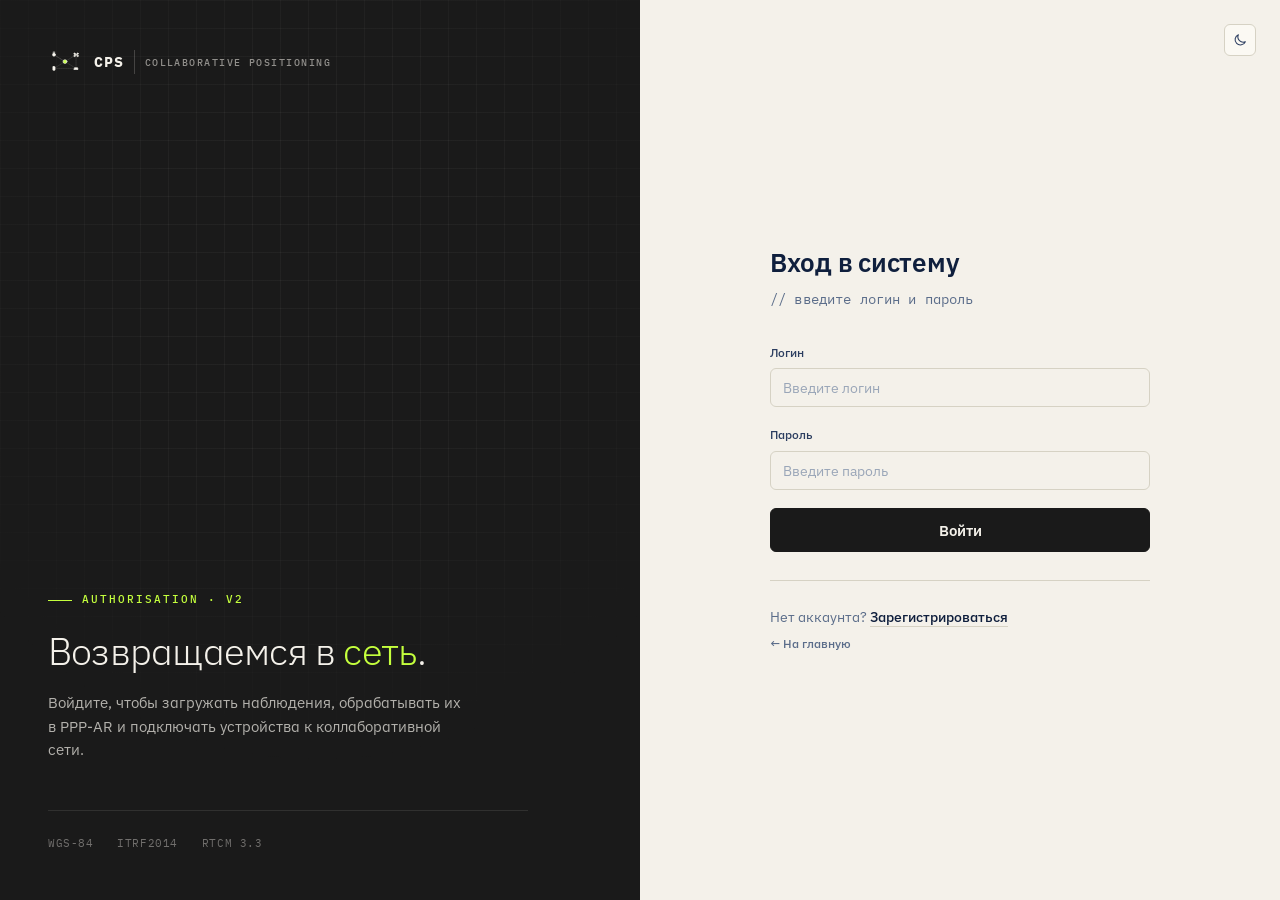
<file: static/login.html>
<!DOCTYPE html>
<html lang="ru">
<head>
<meta charset="UTF-8">
<meta name="viewport" content="width=device-width,initial-scale=1.0">
<title>Вход — CPS</title>
<link rel="icon" type="image/svg+xml" href="/assets/favicon.svg">
<link rel="stylesheet" href="css/theme.css">
<style>
body {
    display:flex; align-items:stretch; min-height:100vh;
    background:var(--paper);
}
.auth-shell {
    display:grid; grid-template-columns:1fr 1fr; min-height:100vh; width:100%;
}
/* Left: brand panel */
.auth-brand {
    background:var(--graphite); color:var(--paper);
    padding:48px; display:flex; flex-direction:column;
    position:relative; overflow:hidden;
}
.auth-brand::before {
    content:''; position:absolute; inset:0; pointer-events:none;
    background-image:
      linear-gradient(to right,  rgba(244,241,234,.045) 1px, transparent 1px),
      linear-gradient(to bottom, rgba(244,241,234,.045) 1px, transparent 1px);
    background-size: 28px 28px;
    mask-image: radial-gradient(ellipse 90% 70% at 50% 30%, #000 30%, transparent 80%);
}
.auth-brand-logo {
    display:flex; align-items:center; gap:12px; color:var(--paper);
    font-family:var(--font-mono); font-weight:600; letter-spacing:0.04em;
    border:none;
}
.auth-brand-logo .logo-mark { color:var(--paper); }
.auth-brand-logo .logo-mark .signal-dot { fill:var(--signal); }
.auth-brand-logo .lock-cps { color:var(--paper); border-color:rgba(244,241,234,0.2); }
.auth-brand-logo .tag { color:rgba(244,241,234,0.55); }

.auth-brand-body {
    margin-top:auto; padding-top:64px; max-width:480px; position:relative;
}
.auth-brand-eyebrow {
    font-family:var(--font-mono); font-size:0.7rem; font-weight:500;
    text-transform:uppercase; letter-spacing:0.18em;
    color:var(--signal); margin-bottom:20px;
    display:flex; align-items:center; gap:10px;
}
.auth-brand-eyebrow::before {
    content:''; width:24px; height:1px; background:var(--signal);
}
.auth-brand h1 {
    color:var(--paper); font-size:2.4rem; font-weight:300;
    letter-spacing:-0.02em; line-height:1.15; margin-bottom:18px;
}
.auth-brand h1 em {
    font-style:normal; color:var(--signal);
}
.auth-brand p {
    color:rgba(244,241,234,0.7); font-size:0.95rem;
    line-height:1.55; max-width:420px;
}
.auth-brand-footer {
    margin-top:48px; padding-top:24px;
    border-top:1px solid rgba(244,241,234,0.1);
    font-family:var(--font-mono); font-size:0.7rem;
    color:rgba(244,241,234,0.4);
    letter-spacing:0.05em; text-transform:uppercase;
    display:flex; gap:24px; flex-wrap:wrap;
}

/* Right: form panel */
.auth-form-side {
    padding:48px; display:flex; align-items:center; justify-content:center;
    background:var(--paper); position:relative;
}
.auth-form-side > .auth-theme-row {
    position:absolute; top:24px; right:24px;
}
.auth-card {
    width:100%; max-width:380px;
}
.auth-card h2 {
    font-size:1.6rem; font-weight:600; margin-bottom:6px; letter-spacing:-0.01em;
}
.auth-card .subtitle {
    font-size:0.88rem; color:var(--ink-3); margin-bottom:32px;
    font-family:var(--font-mono); letter-spacing:0.01em;
}
.auth-footer {
    text-align:left; margin-top:28px; padding-top:24px;
    border-top:1px solid var(--paper-edge); font-size:0.85rem; color:var(--ink-3);
    line-height:1.9;
}
.auth-footer a { color:var(--ink); font-weight:500; border-bottom:1px solid var(--paper-edge); }
.auth-footer a:hover { border-bottom-color:var(--graphite); }
.error-message, .success-message {
    padding:11px 14px; border-radius:var(--r-sm); margin-bottom:18px;
    font-size:0.83rem; display:none; font-weight:500;
    font-family:var(--font-mono); letter-spacing:0.01em;
    border:1px solid transparent;
}
.error-message   { background:var(--err-bg); color:var(--err); border-color:var(--err); }
.success-message { background:var(--ok-bg);  color:var(--ok);  border-color:var(--ok); }

@media(max-width:860px){
    .auth-shell { grid-template-columns:1fr; }
    .auth-brand { padding:32px 24px; min-height:240px; }
    .auth-brand h1 { font-size:1.6rem; }
    .auth-form-side { padding:32px 24px; }
}
</style>
</head>
<body>
<div class="auth-shell">
    <aside class="auth-brand">
        <a class="auth-brand-logo logo" href="/">
            <div class="logo-icon"></div>
            <div class="logo-text"></div>
        </a>
        <div class="auth-brand-body">
            <div class="auth-brand-eyebrow">Authorisation · v2</div>
            <h1>Возвращаемся в <em>сеть</em>.</h1>
            <p>Войдите, чтобы загружать наблюдения, обрабатывать их в PPP-AR и подключать устройства к коллаборативной сети.</p>
            <div class="auth-brand-footer">
                <span>WGS-84</span><span>ITRF2014</span><span>RTCM 3.3</span>
            </div>
        </div>
    </aside>
    <section class="auth-form-side">
        <div class="auth-theme-row">
            <button class="theme-toggle" onclick="_toggleTheme()" title="Тёмная тема" data-icon="moon" data-icon-size="16"></button>
        </div>
        <div class="auth-card">
            <h2>Вход в систему</h2>
            <p class="subtitle">// введите логин и пароль</p>
            <div id="errorMessage" class="error-message"></div>
            <div id="successMessage" class="success-message"></div>
            <form id="loginForm">
                <div class="form-group">
                    <label for="login">Логин</label>
                    <input type="text" id="login" name="login" placeholder="Введите логин" required autocomplete="username">
                </div>
                <div class="form-group">
                    <label for="password">Пароль</label>
                    <input type="password" id="password" name="password" placeholder="Введите пароль" required autocomplete="current-password">
                </div>
                <button type="submit" class="btn btn-primary btn-full">Войти</button>
            </form>
            <div class="auth-footer">
                Нет аккаунта? <a href="/register">Зарегистрироваться</a><br>
                <a href="/" style="font-size:0.78rem;color:var(--ink-3);border:none;">← На главную</a>
            </div>
        </div>
    </section>
</div>
<script src="js/icons.js"></script>
<script src="js/chrome.js"></script>
<script src="js/auth.js"></script>
</body>
</html>
</file>
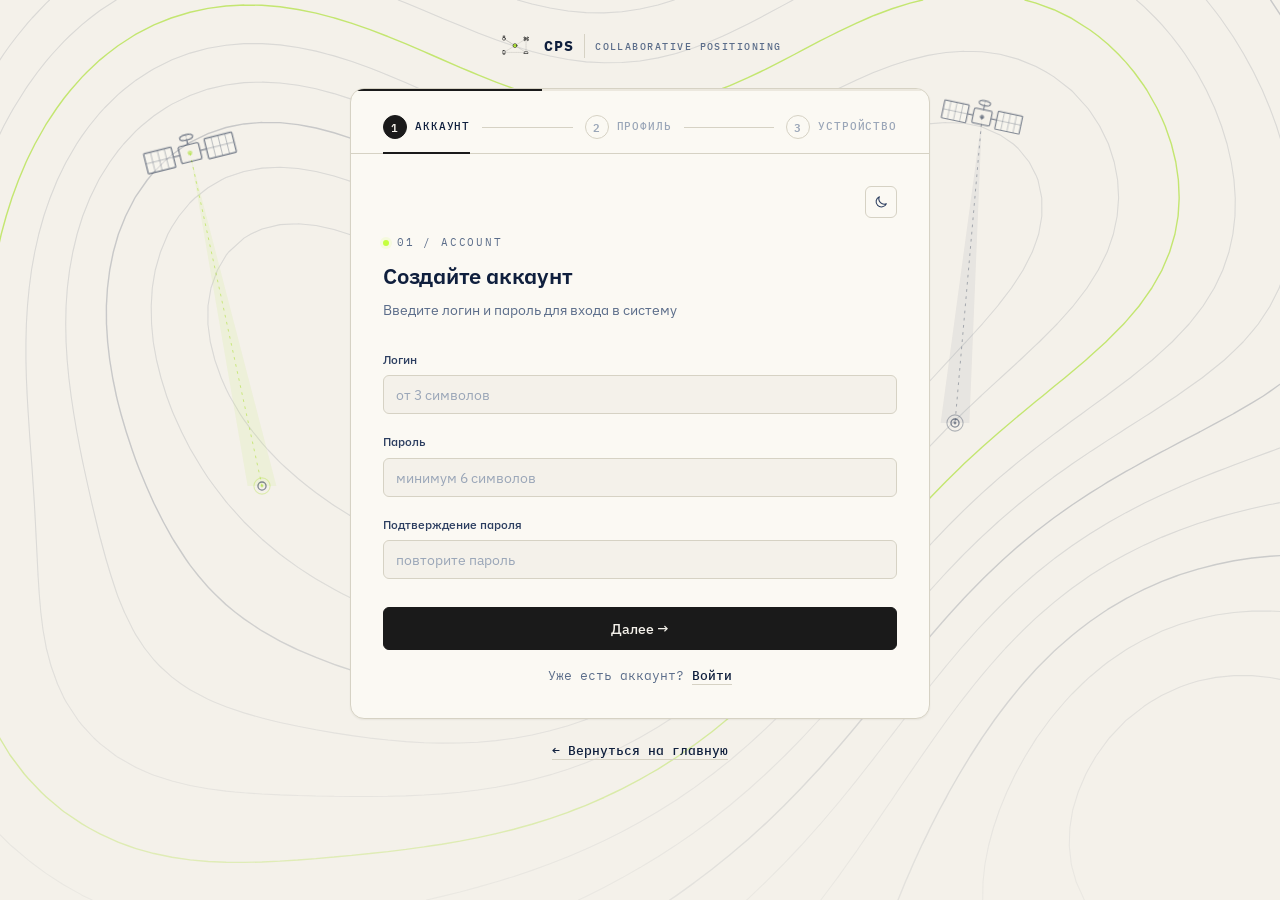
<file: static/register.html>
<!DOCTYPE html>
<html lang="ru">
<head>
<meta charset="UTF-8">
<meta name="viewport" content="width=device-width,initial-scale=1.0">
<title>Регистрация — CPS</title>
<link rel="icon" type="image/svg+xml" href="/assets/favicon.svg">
<link rel="stylesheet" href="css/theme.css">
<style>
body {
    display:flex; align-items:flex-start; justify-content:center;
    min-height:100vh; padding:32px 20px;
    background:var(--paper);
}
body.bg-grid::before { mask-image:none; opacity:.4; }
.wrap { position:relative; z-index:1; width:100%; max-width:580px; }
.auth-logo-row {
    display:flex; align-items:center; gap:12px;
    justify-content:center; margin-bottom:28px;
    color:var(--ink); border:none;
}
.reg-card {
    background:var(--card); border-radius:var(--r-lg);
    box-shadow:var(--shadow-sm); border:1px solid var(--paper-edge);
    overflow:hidden;
}
.progress-rail { height:2px; background:var(--paper-2); position:relative; overflow:hidden; }
.progress-fill {
    height:100%; background:var(--graphite);
    transition:width .35s cubic-bezier(.4,0,.2,1);
}
[data-theme="dark"] .progress-fill { background:var(--signal); }

.steps-row {
    display:flex; justify-content:flex-start; gap:0;
    padding:24px 32px 0; border-bottom:1px solid var(--paper-edge);
    margin-bottom:0;
}
.step-dot {
    display:flex; align-items:center; gap:8px;
    font-family:var(--font-mono); font-size:0.7rem;
    color:var(--ink-faint); font-weight:500; transition:color var(--t);
    text-transform:uppercase; letter-spacing:0.08em;
    padding-bottom:14px; position:relative;
}
.step-dot .dot {
    width:24px; height:24px; border-radius:50%;
    display:flex; align-items:center; justify-content:center;
    font-size:0.7rem; font-weight:600;
    background:transparent; color:var(--ink-faint);
    border:1px solid var(--paper-edge); transition:all var(--t);
    font-family:var(--font-mono);
}
.step-dot.active .dot { background:var(--graphite); color:var(--paper); border-color:var(--graphite); }
.step-dot.done .dot   { background:var(--signal); color:var(--signal-ink); border-color:var(--signal); }
.step-dot.active { color:var(--ink); }
.step-dot.active::after {
    content:''; position:absolute; left:0; right:0; bottom:-1px; height:2px;
    background:var(--graphite);
}
[data-theme="dark"] .step-dot.active::after { background:var(--signal); }
.step-sep {
    flex:1; height:1px; background:var(--paper-edge);
    align-self:center; margin:0 12px; margin-bottom:14px;
    transition:background var(--t);
}
.step-sep.done { background:var(--signal); }

.steps-body { padding:32px; }
.step { display:none; animation:fadeUp .3s ease; }
.step.active { display:block; }
.step-eyebrow {
    font-family:var(--font-mono); font-size:0.7rem;
    text-transform:uppercase; letter-spacing:0.16em; color:var(--ink-3);
    margin-bottom:8px; display:flex; align-items:center; gap:8px;
}
.step-eyebrow::before {
    content:''; width:6px; height:6px; background:var(--signal);
    border-radius:50%; box-shadow:0 0 0 3px var(--signal-soft);
}
.step-title { font-size:1.4rem; font-weight:600; margin-bottom:6px; color:var(--ink); letter-spacing:-0.01em; }
.step-subtitle {
    font-size:0.88rem; color:var(--ink-3); margin-bottom:28px;
    line-height:1.55;
}

.type-grid { display:grid; grid-template-columns:repeat(2,1fr); gap:8px; margin-bottom:18px; }
.type-card {
    border:1px solid var(--paper-edge); border-radius:var(--r-sm);
    padding:14px 12px; cursor:pointer;
    display:flex; flex-direction:column; align-items:flex-start;
    gap:8px; transition:all var(--t); background:var(--paper);
    text-align:left; position:relative;
}
.type-card:hover { border-color:var(--graphite); }
.type-card.chosen { border-color:var(--graphite); background:var(--paper-2); }
.type-card.chosen::before {
    content:''; position:absolute; top:8px; right:8px;
    width:6px; height:6px; border-radius:50%; background:var(--signal);
    box-shadow:0 0 0 2px var(--signal-soft);
}
.type-card .ti { font-size:18px; line-height:1; }
.type-card .tl { font-size:0.82rem; font-weight:500; color:var(--ink); line-height:1.3; }

.mount-grid { display:grid; grid-template-columns:repeat(2,1fr); gap:8px; }
.mount-card {
    border:1px solid var(--paper-edge); border-radius:var(--r-sm);
    padding:12px 14px; cursor:pointer; display:flex; align-items:center;
    gap:12px; transition:all var(--t); background:var(--paper);
    position:relative;
}
.mount-card:hover { border-color:var(--graphite); }
.mount-card.chosen { border-color:var(--graphite); background:var(--paper-2); }
.mount-card.chosen::before {
    content:''; position:absolute; top:8px; right:8px;
    width:6px; height:6px; border-radius:50%; background:var(--signal);
    box-shadow:0 0 0 2px var(--signal-soft);
}
.mount-card .mi { font-size:18px; flex-shrink:0; line-height:1; }
.mount-card .ml { font-size:0.82rem; font-weight:500; color:var(--ink); line-height:1.3; }

.avatar-zone { display:flex; align-items:center; gap:20px; margin-bottom:20px; }
.avatar-preview {
    width:72px; height:72px; border-radius:50%;
    background:var(--paper-2); border:1px dashed var(--paper-edge);
    display:flex; align-items:center; justify-content:center;
    cursor:pointer; overflow:hidden; flex-shrink:0;
    transition:border-color var(--t); position:relative;
}
.avatar-preview:hover { border-color:var(--graphite); }
.avatar-preview img { width:100%; height:100%; object-fit:cover; display:none; }
.avatar-preview .av-icon { font-size:24px; color:var(--ink-faint); }
.avatar-hint { font-size:0.78rem; color:var(--ink-3); line-height:1.55; }
.avatar-hint strong { display:block; font-size:0.85rem; color:var(--ink); margin-bottom:2px; font-weight:500; }
.btn-sm { padding:6px 12px; font-size:0.78rem; }
.btn-sm-ghost { background:transparent; border:1px solid var(--paper-edge); color:var(--ink); border-radius:var(--r-sm); cursor:pointer; font-family:var(--font-sans); }
.btn-sm-ghost:hover { background:var(--paper-2); border-color:var(--graphite); }

.actions { display:flex; gap:10px; margin-top:28px; align-items:stretch; }
.btn-back {
    padding:10px 18px; border-radius:var(--r-sm); background:transparent;
    border:1px solid var(--paper-edge); font-family:var(--font-sans);
    font-size:0.85rem; font-weight:500; color:var(--ink-2);
    cursor:pointer; transition:all var(--t);
}
.btn-back:hover { background:var(--paper-2); border-color:var(--graphite); color:var(--ink); }
.btn-next {
    flex:1; padding:11px 16px; background:var(--graphite); color:var(--paper);
    border:1px solid var(--graphite); border-radius:var(--r-sm);
    font-family:var(--font-sans); font-size:0.9rem; font-weight:500;
    cursor:pointer; transition:all var(--t);
}
.btn-next:hover { background:var(--ink); border-color:var(--ink); }
.btn-next:disabled { opacity:.5; cursor:not-allowed; }

.skip-row { margin-top:16px; text-align:center; }
.btn-skip {
    background:none; border:none; cursor:pointer; color:var(--ink-3);
    font-size:0.8rem; font-family:var(--font-mono);
    text-decoration:underline; text-underline-offset:3px;
    transition:color var(--t); letter-spacing:0.01em;
}
.btn-skip:hover { color:var(--ink); }

.alert {
    padding:10px 14px; border-radius:var(--r-sm);
    font-size:0.82rem; margin-bottom:16px; display:none; font-weight:500;
    border:1px solid transparent; font-family:var(--font-mono); letter-spacing:0.01em;
}
.alert.err { background:var(--err-bg); color:var(--err); border-color:var(--err); }
.alert.ok  { background:var(--ok-bg);  color:var(--ok);  border-color:var(--ok); }

.success-screen { text-align:center; padding:32px 0 16px; }
.success-icon {
    width:64px; height:64px; margin:0 auto 20px;
    border:1px solid var(--paper-edge); border-radius:50%;
    background:var(--signal); color:var(--signal-ink);
    display:flex; align-items:center; justify-content:center;
    font-size:28px; font-weight:600;
    animation:popIn .35s cubic-bezier(.175,.885,.32,1.275) forwards;
}
.success-screen h2 { font-size:1.4rem; font-weight:600; margin-bottom:8px; letter-spacing:-0.01em; }
.success-screen p  { color:var(--ink-3); font-size:0.9rem; }

.footer-link { text-align:center; margin-top:22px; font-size:0.82rem; color:var(--ink-3); font-family:var(--font-mono); }
.footer-link a { color:var(--ink); font-weight:500; border-bottom:1px solid var(--paper-edge); }

textarea { resize:vertical; min-height:64px; }

.pc-card {
    border:1px solid var(--paper-edge); border-radius:var(--r-sm); padding:14px 12px;
    cursor:pointer; display:flex; flex-direction:column; align-items:flex-start;
    gap:4px; background:var(--paper); transition:all var(--t); text-align:left;
    position:relative;
}
.pc-card:hover { border-color:var(--graphite); }
.pc-card.chosen { border-color:var(--graphite); background:var(--paper-2); }
.pc-card.chosen::before {
    content:''; position:absolute; top:8px; right:8px;
    width:6px; height:6px; border-radius:50%; background:var(--signal);
    box-shadow:0 0 0 2px var(--signal-soft);
}
input[type="number"] { font-family:var(--font-mono); }

@media(max-width:520px){
    .steps-row { padding:18px 20px 0; flex-wrap:wrap; }
    .steps-body { padding:24px 20px; }
}
</style>
</head>
<body class="bg-grid">
<div class="wrap">
    <a class="auth-logo-row logo" href="/">
        <div class="logo-icon"></div>
        <div class="logo-text"></div>
    </a>
    <div class="reg-card">
        <div class="progress-rail"><div class="progress-fill" id="progressFill" style="width:33%"></div></div>
        <div class="steps-row">
            <div class="step-dot active" id="dot1"><div class="dot">1</div><span>Аккаунт</span></div>
            <div class="step-sep" id="sep1"></div>
            <div class="step-dot" id="dot2"><div class="dot">2</div><span>Профиль</span></div>
            <div class="step-sep" id="sep2"></div>
            <div class="step-dot" id="dot3"><div class="dot">3</div><span>Устройство</span></div>
        </div>
        <div class="steps-body">
            <div style="display:flex;justify-content:flex-end;margin-bottom:16px;">
                <button class="theme-toggle" onclick="_toggleTheme()" title="Тёмная тема" data-icon="moon" data-icon-size="16"></button>
            </div>
            <div id="alertBox" class="alert err"></div>

            <!-- Step 1 — Account -->
            <div class="step active" id="step1">
                <div class="step-eyebrow">01 / Account</div>
                <div class="step-title">Создайте аккаунт</div>
                <div class="step-subtitle">Введите логин и пароль для входа в систему</div>
                <div class="field"><label for="login">Логин</label><input type="text" id="login" placeholder="от 3 символов" autocomplete="username"><div class="field-error" id="err-login"></div></div>
                <div class="field"><label for="password">Пароль</label><input type="password" id="password" placeholder="минимум 6 символов" autocomplete="new-password"><div class="field-error" id="err-password"></div></div>
                <div class="field"><label for="confirmPassword">Подтверждение пароля</label><input type="password" id="confirmPassword" placeholder="повторите пароль" autocomplete="new-password"><div class="field-error" id="err-confirm"></div></div>
                <div class="actions"><button class="btn-next" onclick="goStep2()">Далее →</button></div>
                <div class="footer-link" style="margin-top:16px;">Уже есть аккаунт? <a href="/login">Войти</a></div>
            </div>

            <!-- Step 2 — Terms -->
            <div class="step" id="step2">
                <div class="step-eyebrow">02 / Terms</div>
                <div class="step-title">Условия использования</div>
                <div class="step-subtitle">Прочитайте и примите условия перед созданием аккаунта</div>
                <div style="background:var(--paper-2);border:1px solid var(--paper-edge);border-radius:var(--r-md);padding:18px 20px;margin-bottom:20px;font-size:0.82rem;line-height:1.65;color:var(--ink-2);max-height:220px;overflow-y:auto;">
                    <strong style="display:block;margin-bottom:10px;font-size:0.9rem;color:var(--ink);">Публичная оферта на оказание услуг по обработке ГНСС-измерений</strong>
                    <p>Настоящий сервис предоставляет услуги постобработки и онлайн-позиционирования данных ГНСС-приёмников. Регистрация означает заключение договора-оферты (ст. 435–436 ГК РФ) между вами и оператором сервиса.</p>
                    <p><strong>Обрабатываемые данные:</strong> псевдоним (логин), хэш пароля, данные о зарегистрированном ГНСС-оборудовании (тип, модель антенны, параметры подключения), загружаемые RINEX-файлы наблюдений и результаты их обработки.</p>
                    <p><strong>Цель обработки:</strong> исключительно исполнение договора на оказание услуг по обработке ГНСС-данных (п. 2 ч. 2 ст. 22 Федерального закона № 152-ФЗ «О персональных данных»). Персональные данные в объёме, требующем уведомления Роскомнадзора, не собираются.</p>
                    <p><strong>Сроки хранения:</strong> результаты статических измерений — 7 суток, кинематических — 1 час, история задач — 90 суток. По истечении срока данные удаляются автоматически.</p>
                    <p><strong>Права пользователя:</strong> вы вправе в любой момент удалить свои данные через личный кабинет или направив запрос оператору. Аватар профиля генерируется алгоритмически из вашего логина и не хранится на сервере.</p>
                    <p style="margin-bottom:0;">Полный текст оферты доступен по адресу <a href="/terms" target="_blank" style="color:var(--graphite);">/terms</a>.</p>
                </div>
                <label style="display:flex;align-items:flex-start;gap:12px;cursor:pointer;padding:12px 14px;background:var(--paper-2);border:1px solid var(--paper-edge);border-radius:var(--r-md);">
                    <input type="checkbox" id="termsCheckbox" style="margin-top:2px;width:16px;height:16px;flex-shrink:0;accent-color:var(--graphite);">
                    <span style="font-size:0.83rem;line-height:1.5;color:var(--ink-2);">Я прочитал(а) условия оферты и принимаю их. Я понимаю, что сервис собирает только технические данные, необходимые для исполнения договора, и не собирает ФИО, фотографии или иные персональные данные.</span>
                </label>
                <div class="actions" style="margin-top:20px;"><button class="btn-back" onclick="goBack(1)">← Назад</button><button class="btn-next" onclick="goStep3()">Далее →</button></div>
            </div>

            <!-- Step 3 — Device -->
            <div class="step" id="step3">
                <div class="step-eyebrow">03 / Device</div>
                <div class="step-title">Ваше устройство</div>
                <div class="step-subtitle">Зарегистрируйте устройство для участия в коллаборативной сети. Если хотите только обрабатывать файлы — пропустите шаг.</div>

                <div class="field"><label for="deviceName">Название / модель <span style="color:var(--ink-faint);font-weight:400;">(необязательно)</span></label><input type="text" id="deviceName" placeholder="Trimble R12i, iPhone 15 Pro"></div>

                <div class="field">
                    <label>Тип устройства</label>
                    <div class="type-grid">
                        <div class="type-card" data-type="gnss_receiver" onclick="selectType(this)"><span class="ti" data-icon="gnss_receiver" data-icon-size="24"></span><span class="tl">ГНСС-приёмник</span></div>
                        <div class="type-card" data-type="smartphone"    onclick="selectType(this)"><span class="ti" data-icon="smartphone" data-icon-size="24"></span><span class="tl">Смартфон</span></div>
                        <div class="type-card" data-type="tablet"        onclick="selectType(this)"><span class="ti" data-icon="tablet" data-icon-size="24"></span><span class="tl">Планшет</span></div>
                        <div class="type-card" data-type="other"         onclick="selectType(this)"><span class="ti" data-icon="other" data-icon-size="24"></span><span class="tl">Иное</span></div>
                    </div>
                </div>

                <div class="field" id="mountField" style="display:none">
                    <label>Устанавливается на</label>
                    <div class="mount-grid">
                        <div class="mount-card" data-mount="car"               onclick="selectMount(this)"><span class="mi" data-icon="car" data-icon-size="24"></span><span class="ml">Автомобиль</span></div>
                        <div class="mount-card" data-mount="permanent_station" onclick="selectMount(this)"><span class="mi" data-icon="permanent_station" data-icon-size="24"></span><span class="ml">Постоянно действующая станция</span></div>
                        <div class="mount-card" data-mount="uav"               onclick="selectMount(this)"><span class="mi" data-icon="uav" data-icon-size="24"></span><span class="ml">БПЛА</span></div>
                        <div class="mount-card" data-mount="rod"               onclick="selectMount(this)"><span class="mi" data-icon="rod" data-icon-size="24"></span><span class="ml">Веха</span></div>
                    </div>
                </div>

                <div class="field" id="antennaField" style="display:none">
                    <label for="antennaName">Название антенны (формат RINEX) <span style="color:var(--err);">*</span></label>
                    <input type="text" id="antennaName" placeholder="TRM57971.00     NONE" style="font-family:var(--font-mono);letter-spacing:0.02em">
                    <div class="field-error" id="err-antennaName"></div>
                    <div style="font-size:0.73rem;color:var(--ink-3);margin-top:4px;font-family:var(--font-mono);">Формат IGS ANTEX: тип антенны (20 симв.) + тип радиома</div>
                </div>

                <div class="field" id="antennaOffsetField" style="display:none">
                    <label>Смещения антенны ENU <span style="color:var(--ink-faint);font-weight:400;">(метры, 0 если не известны)</span></label>
                    <div style="display:grid;grid-template-columns:1fr 1fr 1fr;gap:10px;">
                        <div>
                            <label for="antennaE" style="font-size:0.72rem;color:var(--ink-3);font-family:var(--font-mono);">E (Восток)</label>
                            <input type="number" id="antennaE" value="0" step="0.001" placeholder="0.000">
                        </div>
                        <div>
                            <label for="antennaN" style="font-size:0.72rem;color:var(--ink-3);font-family:var(--font-mono);">N (Север)</label>
                            <input type="number" id="antennaN" value="0" step="0.001" placeholder="0.000">
                        </div>
                        <div>
                            <label for="antennaU" style="font-size:0.72rem;color:var(--ink-3);font-family:var(--font-mono);">U (Высота)</label>
                            <input type="number" id="antennaU" value="0" step="0.001" placeholder="0.000">
                        </div>
                    </div>
                </div>

                <div class="field" id="phaseCenterField" style="display:none">
                    <label>Фазовый центр антенны <span style="color:var(--err);">*</span></label>
                    <div style="display:grid;grid-template-columns:1fr 1fr;gap:8px;margin-bottom:12px;">
                        <div class="pc-card" data-method="none" onclick="selectPcMethod(this)">
                            <div style="font-size:0.85rem;font-weight:600;color:var(--ink);">Без фазового центра</div>
                            <div style="font-size:0.72rem;color:var(--ink-3);font-family:var(--font-mono);">смещения = 0</div>
                        </div>
                        <div class="pc-card" data-method="manual" onclick="selectPcMethod(this)">
                            <div style="font-size:0.85rem;font-weight:600;color:var(--ink);">Ввести вручную</div>
                            <div style="font-size:0.72rem;color:var(--ink-3);font-family:var(--font-mono);">указать смещения ENU</div>
                        </div>
                    </div>
                    <div id="autoWarning" style="display:none;background:var(--warn-bg);color:var(--warn);border:1px solid var(--warn);border-radius:var(--r-sm);padding:10px 12px;font-size:0.78rem;line-height:1.5;font-family:var(--font-mono);letter-spacing:0.01em;">
                        <span data-icon="warn" data-icon-size="14"></span> Без поправки на фазовый центр антенны точность сантиметрового уровня <strong>недоступна</strong>.
                    </div>
                    <div id="manualOffsets" style="display:none;margin-top:10px;">
                        <label style="margin-bottom:6px;display:block;">Смещения ENU <span style="color:var(--err);">*</span> <span style="color:var(--ink-faint);font-weight:400;">(метры)</span></label>
                        <div style="display:grid;grid-template-columns:1fr 1fr 1fr;gap:10px;">
                            <div>
                                <label for="pcE" style="font-size:0.72rem;color:var(--ink-3);font-family:var(--font-mono);">E (Восток)</label>
                                <input type="number" id="pcE" value="0" step="0.001" placeholder="0.000">
                            </div>
                            <div>
                                <label for="pcN" style="font-size:0.72rem;color:var(--ink-3);font-family:var(--font-mono);">N (Север)</label>
                                <input type="number" id="pcN" value="0" step="0.001" placeholder="0.000">
                            </div>
                            <div>
                                <label for="pcU" style="font-size:0.72rem;color:var(--ink-3);font-family:var(--font-mono);">U (Высота)</label>
                                <input type="number" id="pcU" value="0" step="0.001" placeholder="0.000">
                            </div>
                        </div>
                    </div>
                </div>

                <div class="field" id="descField" style="display:none">
                    <label for="deviceDesc">Описание <span style="color:var(--ink-faint);font-weight:400;">(необязательно)</span></label>
                    <textarea id="deviceDesc" placeholder="Дополнительная информация об устройстве"></textarea>
                </div>

                <div class="actions"><button class="btn-back" onclick="goBack(2)">← Назад</button><button class="btn-next" id="btnRegister" onclick="submitRegistration()">Зарегистрироваться</button></div>
                <div class="skip-row"><button class="btn-skip" onclick="submitRegistration(true)">пропустить, зарегистрироваться без устройства</button></div>
            </div>

            <!-- Success -->
            <div class="step" id="stepOk">
                <div class="success-screen">
                    <div class="success-icon" data-icon="check" data-icon-size="40"></div>
                    <h2>Добро пожаловать!</h2>
                    <p>Аккаунт создан. Переходим в личный кабинет…</p>
                </div>
            </div>
        </div>
    </div>
    <div class="footer-link"><a href="/">← Вернуться на главную</a></div>
</div>
<script src="js/icons.js"></script>
<script src="js/chrome.js"></script>
<script src="js/register.js?v=3"></script>
</body>
</html>
</file>
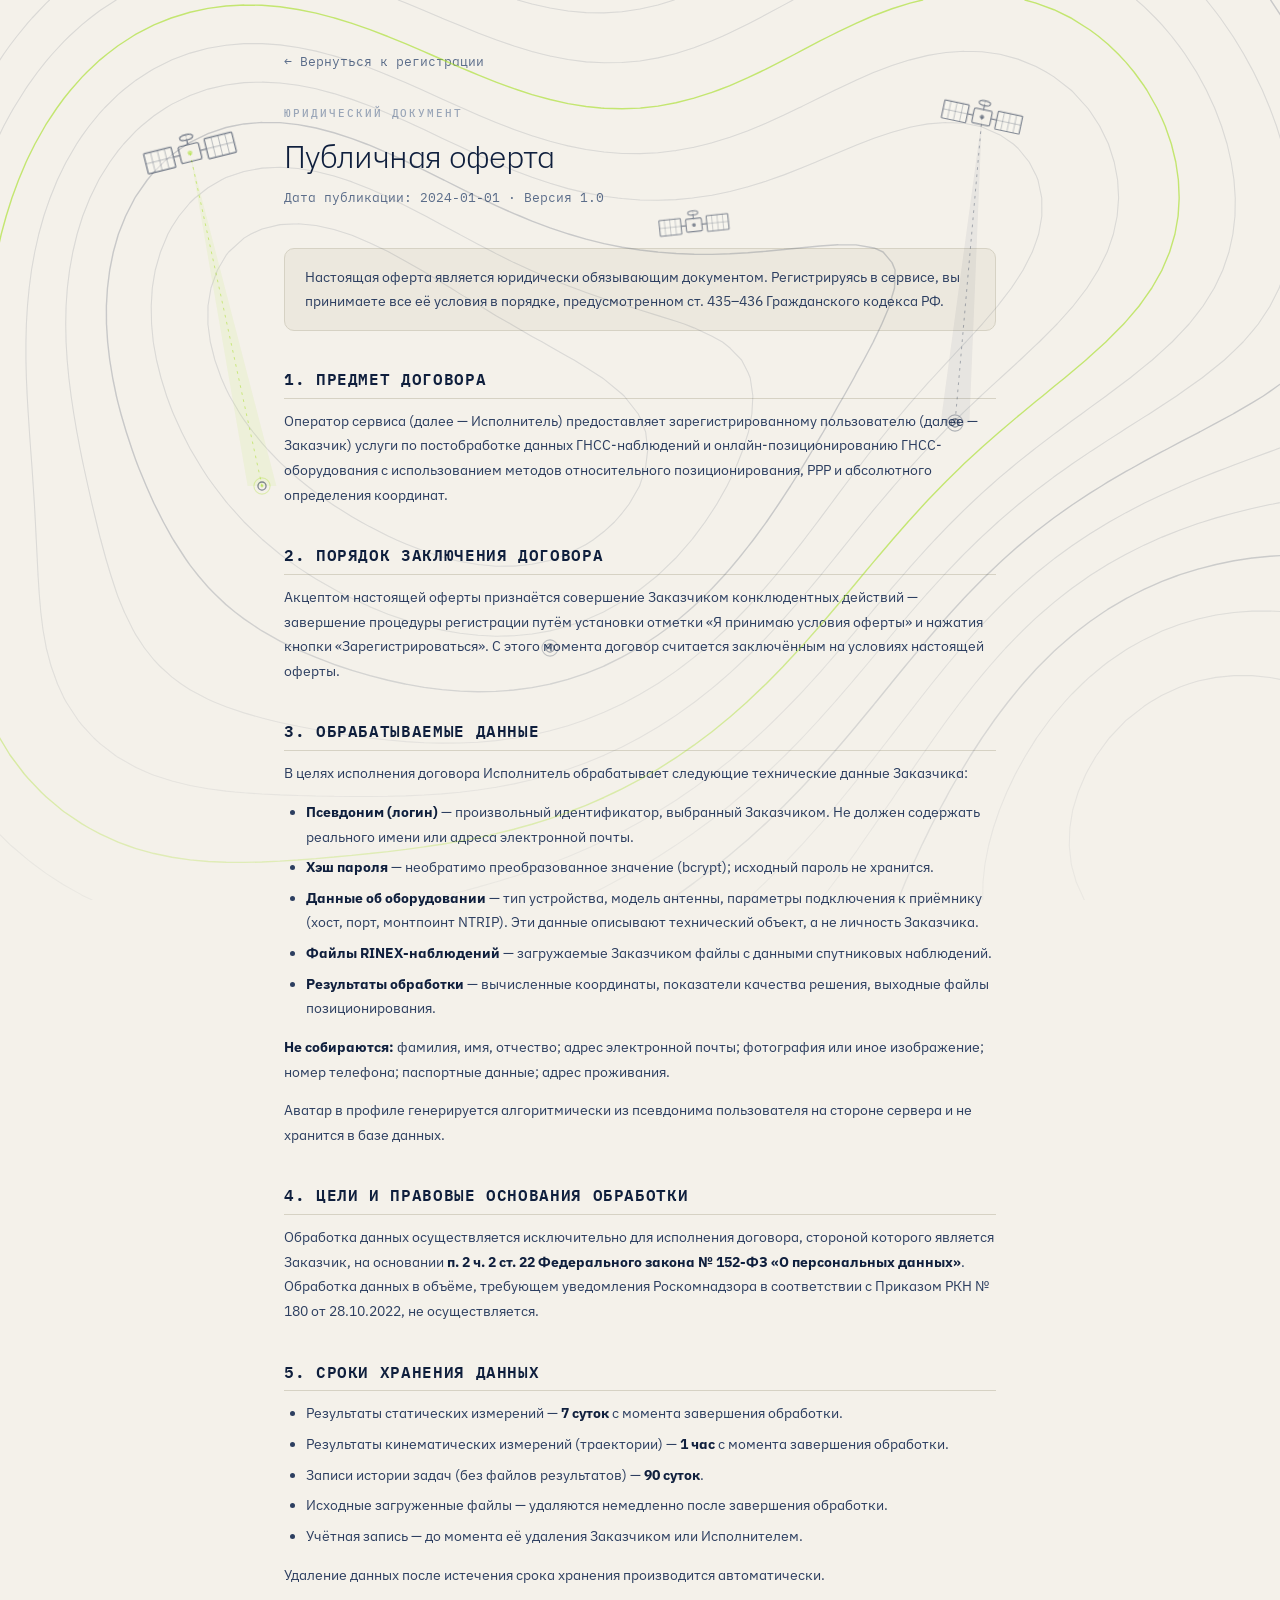
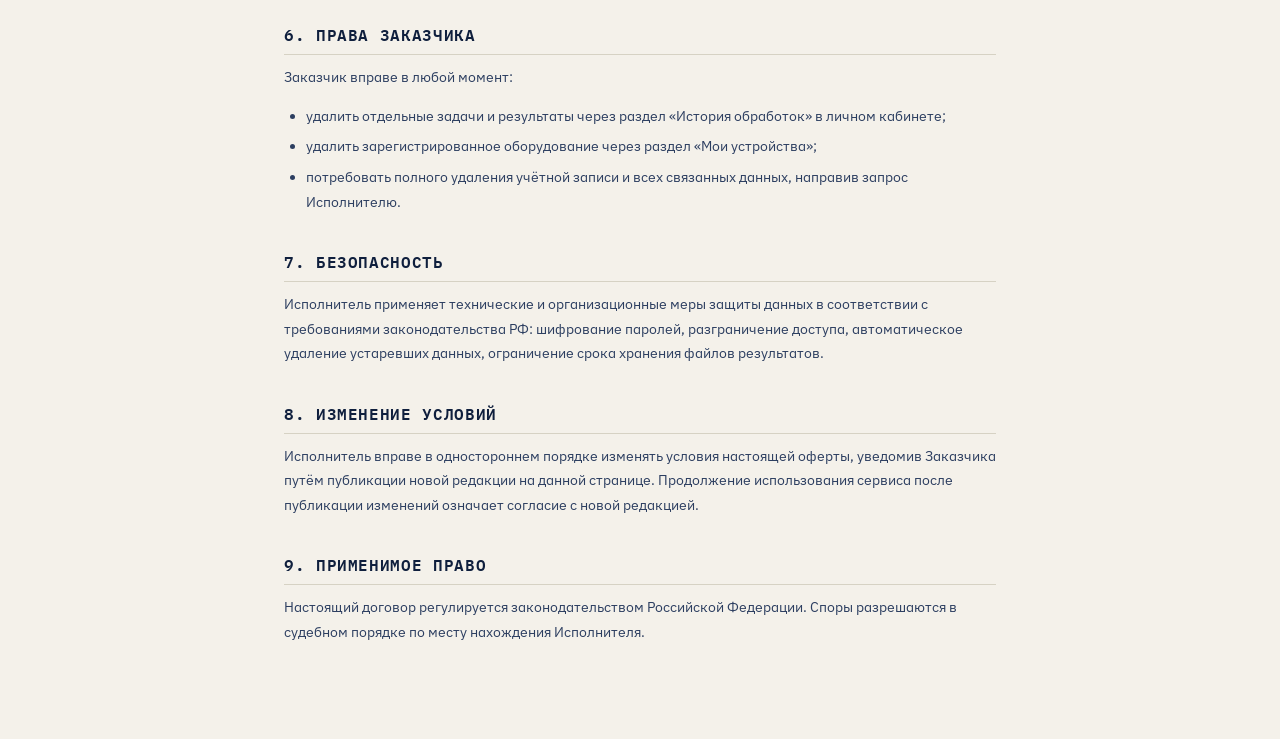
<file: static/terms.html>
<!DOCTYPE html>
<html lang="ru">
<head>
<meta charset="UTF-8">
<meta name="viewport" content="width=device-width,initial-scale=1.0">
<title>Публичная оферта — CPS</title>
<link rel="icon" type="image/svg+xml" href="/assets/favicon.svg">
<link rel="stylesheet" href="css/theme.css">
<style>
.terms-wrap { max-width: 760px; margin: 0 auto; padding: 48px 24px 80px; }
.terms-eyebrow {
    font-family: var(--font-mono); font-size: 0.68rem; font-weight: 500;
    text-transform: uppercase; letter-spacing: 0.18em; color: var(--ink-faint);
    margin-bottom: 10px;
}
.terms-title { font-size: 2rem; font-weight: 300; letter-spacing: -0.02em; color: var(--ink); margin-bottom: 6px; }
.terms-meta  { font-size: 0.8rem; color: var(--ink-3); font-family: var(--font-mono); margin-bottom: 40px; }
.terms-wrap h2 {
    font-size: 1rem; font-weight: 600; color: var(--ink);
    margin: 36px 0 10px; padding-bottom: 6px;
    border-bottom: 1px solid var(--paper-edge);
    font-family: var(--font-mono); letter-spacing: 0.04em; text-transform: uppercase;
}
.terms-wrap p  { font-size: 0.88rem; line-height: 1.75; color: var(--ink-2); margin: 0 0 14px; }
.terms-wrap ul { font-size: 0.88rem; line-height: 1.75; color: var(--ink-2); margin: 0 0 14px; padding-left: 22px; }
.terms-wrap li { margin-bottom: 6px; }
.terms-wrap strong { color: var(--ink); }
.back-link {
    display: inline-flex; align-items: center; gap: 6px;
    font-size: 0.82rem; color: var(--ink-3); text-decoration: none;
    font-family: var(--font-mono); margin-bottom: 32px;
    transition: color var(--t);
}
.back-link:hover { color: var(--ink); }
.highlight-box {
    background: var(--paper-2); border: 1px solid var(--paper-edge);
    border-radius: var(--r-md); padding: 16px 20px; margin: 20px 0;
}
.highlight-box p { margin: 0; }
</style>
</head>
<body>
<div class="terms-wrap">
    <a class="back-link" href="/register">← Вернуться к регистрации</a>

    <div class="terms-eyebrow">Юридический документ</div>
    <div class="terms-title">Публичная оферта</div>
    <div class="terms-meta">Дата публикации: 2024-01-01 · Версия 1.0</div>

    <div class="highlight-box">
        <p>Настоящая оферта является юридически обязывающим документом. Регистрируясь в сервисе, вы принимаете все её условия в порядке, предусмотренном ст. 435–436 Гражданского кодекса РФ.</p>
    </div>

    <h2>1. Предмет договора</h2>
    <p>Оператор сервиса (далее — Исполнитель) предоставляет зарегистрированному пользователю (далее — Заказчик) услуги по постобработке данных ГНСС-наблюдений и онлайн-позиционированию ГНСС-оборудования с использованием методов относительного позиционирования, PPP и абсолютного определения координат.</p>

    <h2>2. Порядок заключения договора</h2>
    <p>Акцептом настоящей оферты признаётся совершение Заказчиком конклюдентных действий — завершение процедуры регистрации путём установки отметки «Я принимаю условия оферты» и нажатия кнопки «Зарегистрироваться». С этого момента договор считается заключённым на условиях настоящей оферты.</p>

    <h2>3. Обрабатываемые данные</h2>
    <p>В целях исполнения договора Исполнитель обрабатывает следующие технические данные Заказчика:</p>
    <ul>
        <li><strong>Псевдоним (логин)</strong> — произвольный идентификатор, выбранный Заказчиком. Не должен содержать реального имени или адреса электронной почты.</li>
        <li><strong>Хэш пароля</strong> — необратимо преобразованное значение (bcrypt); исходный пароль не хранится.</li>
        <li><strong>Данные об оборудовании</strong> — тип устройства, модель антенны, параметры подключения к приёмнику (хост, порт, монтпоинт NTRIP). Эти данные описывают технический объект, а не личность Заказчика.</li>
        <li><strong>Файлы RINEX-наблюдений</strong> — загружаемые Заказчиком файлы с данными спутниковых наблюдений.</li>
        <li><strong>Результаты обработки</strong> — вычисленные координаты, показатели качества решения, выходные файлы позиционирования.</li>
    </ul>
    <p><strong>Не собираются:</strong> фамилия, имя, отчество; адрес электронной почты; фотография или иное изображение; номер телефона; паспортные данные; адрес проживания.</p>
    <p>Аватар в профиле генерируется алгоритмически из псевдонима пользователя на стороне сервера и не хранится в базе данных.</p>

    <h2>4. Цели и правовые основания обработки</h2>
    <p>Обработка данных осуществляется исключительно для исполнения договора, стороной которого является Заказчик, на основании <strong>п. 2 ч. 2 ст. 22 Федерального закона № 152-ФЗ «О персональных данных»</strong>. Обработка данных в объёме, требующем уведомления Роскомнадзора в соответствии с Приказом РКН № 180 от 28.10.2022, не осуществляется.</p>

    <h2>5. Сроки хранения данных</h2>
    <ul>
        <li>Результаты статических измерений — <strong>7 суток</strong> с момента завершения обработки.</li>
        <li>Результаты кинематических измерений (траектории) — <strong>1 час</strong> с момента завершения обработки.</li>
        <li>Записи истории задач (без файлов результатов) — <strong>90 суток</strong>.</li>
        <li>Исходные загруженные файлы — удаляются немедленно после завершения обработки.</li>
        <li>Учётная запись — до момента её удаления Заказчиком или Исполнителем.</li>
    </ul>
    <p>Удаление данных после истечения срока хранения производится автоматически.</p>

    <h2>6. Права Заказчика</h2>
    <p>Заказчик вправе в любой момент:</p>
    <ul>
        <li>удалить отдельные задачи и результаты через раздел «История обработок» в личном кабинете;</li>
        <li>удалить зарегистрированное оборудование через раздел «Мои устройства»;</li>
        <li>потребовать полного удаления учётной записи и всех связанных данных, направив запрос Исполнителю.</li>
    </ul>

    <h2>7. Безопасность</h2>
    <p>Исполнитель применяет технические и организационные меры защиты данных в соответствии с требованиями законодательства РФ: шифрование паролей, разграничение доступа, автоматическое удаление устаревших данных, ограничение срока хранения файлов результатов.</p>

    <h2>8. Изменение условий</h2>
    <p>Исполнитель вправе в одностороннем порядке изменять условия настоящей оферты, уведомив Заказчика путём публикации новой редакции на данной странице. Продолжение использования сервиса после публикации изменений означает согласие с новой редакцией.</p>

    <h2>9. Применимое право</h2>
    <p>Настоящий договор регулируется законодательством Российской Федерации. Споры разрешаются в судебном порядке по месту нахождения Исполнителя.</p>
</div>
<script src="js/chrome.js"></script>
</body>
</html>
</file>
<file: static/css/theme.css>
/* ═══════════════════════════════════════════════
   CPS — Warm-paper / Lab-blueprint design system
   Drop-in replacement for old theme.css
   Palette: paper · graphite · navy ink · lime signal
   Type:    IBM Plex Sans + IBM Plex Mono
═══════════════════════════════════════════════ */

@import url('https://fonts.googleapis.com/css2?family=IBM+Plex+Sans:wght@300;400;500;600;700&family=IBM+Plex+Mono:wght@400;500;600&display=swap');

:root {
  /* Surface — warm paper */
  --paper:#f4f1ea; --paper-2:#ece8de; --paper-3:#e0dccf;
  --paper-edge:#d6d2c4; --card:#fbf9f3;
  --card-shadow:rgba(40,30,10,0.06);

  /* Ink — navy + graphite */
  --ink:#0f1f3d; --ink-2:#2c3e60; --ink-3:#5b6d8a; --ink-faint:#9aa6b8;
  --graphite:#1a1a1a;

  /* Signal — lime accent */
  --signal:#c4ff3d; --signal-dk:#a3df1f; --signal-ink:#1a2400;
  --signal-glow:rgba(196,255,61,0.25); --signal-soft:rgba(196,255,61,0.12);

  /* Status — paper-friendly muted */
  --ok:#1e7a4d;   --ok-bg:#d9ebe0;
  --err:#b32424;  --err-bg:#f0d6d6;
  --warn:#8a6a1a; --warn-bg:#efe5c2;
  --info:#1f4c8a; --info-bg:#d8e2ee;

  /* Lines */
  --line:#c8c2b0; --line-strong:#1a1a1a;
  --line-grid:rgba(15,31,61,0.08); --line-grid-strong:rgba(15,31,61,0.16);

  /* ── Back-compat with original token names so existing JS-injected
        markup stays consistent. Many inline styles in source HTML/JS
        reference --sky, --bg, --surface etc. We map them onto the new system. ── */
  --sky: var(--ink-2);
  --sky-lt: var(--ink-3);
  --sky-dk: var(--ink);
  --sky-glow: var(--signal-soft);
  --bg: var(--paper);
  --bg-alt: var(--paper-2);
  --surface: var(--card);
  --surface-2: var(--paper-2);
  --border: var(--paper-edge);
  --border-hv: var(--graphite);
  --ink-2: #2c3e60;
  --muted: var(--ink-3);
  --ghost: var(--paper-2);

  /* Elevation */
  --shadow-sm: 0 1px 2px rgba(40,30,10,0.06);
  --shadow-md: 0 2px 8px rgba(40,30,10,0.08);
  --shadow-lg: 0 8px 32px rgba(40,30,10,0.14);

  /* Geometry */
  --r-xs:4px; --r-sm:6px; --r-md:10px; --r-lg:14px; --r-xl:20px;

  /* Motion */
  --t:.16s cubic-bezier(.32,.72,0,1);
  --t-lg:.28s cubic-bezier(.32,.72,0,1);

  /* Layout */
  --header-h:56px;

  /* Type */
  --font-sans:'IBM Plex Sans','Inter',system-ui,sans-serif;
  --font-mono:'IBM Plex Mono',ui-monospace,'JetBrains Mono',monospace;
}

[data-theme="dark"] {
  --paper:#0f1115; --paper-2:#14171c; --paper-3:#1a1e25;
  --paper-edge:#242935; --card:#161a21;
  --card-shadow:rgba(0,0,0,0.4);

  --ink:#f0ede4; --ink-2:#c5cad5; --ink-3:#8995a8; --ink-faint:#5a6577;
  --graphite:#f4f1ea;

  --signal:#c4ff3d; --signal-dk:#d4ff66; --signal-ink:#0d1400;
  --signal-glow:rgba(196,255,61,0.18); --signal-soft:rgba(196,255,61,0.08);

  --ok:#4ade80;   --ok-bg:rgba(30,122,77,0.22);
  --err:#f87171;  --err-bg:rgba(179,36,36,0.22);
  --warn:#facc15; --warn-bg:rgba(138,106,26,0.22);
  --info:#60a5fa; --info-bg:rgba(31,76,138,0.22);

  --line:#2a2f3a; --line-strong:#f4f1ea;
  --line-grid:rgba(240,237,228,0.06); --line-grid-strong:rgba(240,237,228,0.12);

  --sky:var(--ink-2); --sky-lt:var(--ink-3); --sky-dk:var(--ink);
  --sky-glow:var(--signal-soft);
  --bg:var(--paper); --bg-alt:var(--paper-2);
  --surface:var(--card); --surface-2:var(--paper-2);
  --border:var(--paper-edge); --border-hv:var(--ink-3);
  --muted:var(--ink-3); --ghost:var(--paper-2);

  --shadow-sm: 0 1px 3px rgba(0,0,0,0.35);
  --shadow-md: 0 2px 12px rgba(0,0,0,0.4);
  --shadow-lg: 0 8px 36px rgba(0,0,0,0.55);
}

/* ── Reset ── */
*,*::before,*::after { margin:0; padding:0; box-sizing:border-box; }
html,body {
  font-family:var(--font-sans);
  background:var(--paper); color:var(--ink);
  min-height:100vh; line-height:1.55;
  -webkit-font-smoothing:antialiased;
  font-feature-settings:'ss01','cv11';
  transition:background .25s, color .25s;
}
h1,h2,h3,h4,h5 { font-family:var(--font-sans); font-weight:600; color:var(--ink); letter-spacing:-0.01em; }
h1 { font-weight:300; letter-spacing:-0.025em; }
p { color:var(--ink-2); }
a { color:var(--ink); text-decoration:none; border-bottom:1px solid transparent; transition:border-color var(--t); }
a:hover { border-bottom-color:var(--graphite); }
.mono, code { font-family:var(--font-mono); font-feature-settings:'zero','ss01'; letter-spacing:0.01em; }
::selection { background:var(--signal); color:var(--signal-ink); }
::-webkit-scrollbar { width:8px; height:8px; }
::-webkit-scrollbar-track { background:transparent; }
::-webkit-scrollbar-thumb { background:var(--paper-3); border-radius:4px; }
::-webkit-scrollbar-thumb:hover { background:var(--ink-faint); }

/* ── Topographic background motif ──
   The old coordinate grid is replaced by map-style isolines + schematic
   satellites, injected as `.cps-topo` by js/topo-bg.js. The `.bg-grid`
   hook is kept (legacy class on <body>) but no longer paints a grid. ── */
.bg-grid::before { content:none; }

:root {
  --topo-line:0.11;         /* contour opacity */
  --topo-line-strong:0.19;  /* index contour */
  --topo-sig:0.6;           /* highlighted ridge / accent */
  --topo-sat:0.5;           /* satellite line-art */
  --topo-node:0.5;
}
[data-theme="dark"] {
  --topo-line:0.07;
  --topo-line-strong:0.13;
  --topo-sig:0.42;
  --topo-sat:0.42;
  --topo-node:0.45;
}

.cps-topo {
  position:fixed; inset:0; z-index:0; pointer-events:none;
  color:var(--ink); overflow:hidden;
  /* keep the motif even across the width, fading gently toward the bottom
     so footer / dense lower content stays calm */
  -webkit-mask-image: linear-gradient(to bottom, #000 0%, #000 58%, rgba(0,0,0,0.35) 100%);
          mask-image: linear-gradient(to bottom, #000 0%, #000 58%, rgba(0,0,0,0.35) 100%);
}
.cps-topo svg { position:absolute; inset:0; width:100%; height:100%; display:block; }

/* contour isolines */
.cps-topo .contour {
  fill:none; stroke:currentColor; stroke-width:1.1;
  stroke-linecap:round; stroke-linejoin:round;
  opacity:var(--topo-line); vector-effect:non-scaling-stroke;
}
.cps-topo .contour.index { opacity:var(--topo-line-strong); stroke-width:1.4; }
.cps-topo .contour.sig   { stroke:var(--signal-dk); opacity:var(--topo-sig); stroke-width:1.4; }
[data-theme="dark"] .cps-topo .contour.sig { stroke:var(--signal); }

/* satellites */
.cps-topo .topo-sats { opacity:var(--topo-sat); }
.cps-topo .strut { fill:none; stroke:currentColor; stroke-width:1.5; stroke-linecap:round; stroke-linejoin:round; }
.cps-topo .hair  { fill:none; stroke:currentColor; stroke-width:0.8; opacity:0.7; }
.cps-topo .sig-fill { fill:var(--signal-dk); stroke:none; }
[data-theme="dark"] .cps-topo .sig-fill { fill:var(--signal); }
.cps-topo .sat-float {
  transform-box:fill-box; transform-origin:center;
  animation:topoFloat 9s ease-in-out infinite;
}
@keyframes topoFloat {
  0%,100% { transform:translateY(0); }
  50%     { transform:translateY(-7px); }
}

/* ground nodes */
.cps-topo .topo-nodes { opacity:var(--topo-node); }
.cps-topo .node-dot { fill:currentColor; stroke:none; }
.cps-topo .pulse {
  fill:none; stroke:currentColor; stroke-width:1.2; opacity:0.6;
  transform-box:fill-box; transform-origin:center;
  animation:topoPulse 3.4s ease-out infinite;
}
.cps-topo .pulse.sig-ring { stroke:var(--signal-dk); }
[data-theme="dark"] .cps-topo .pulse.sig-ring { stroke:var(--signal); }
@keyframes topoPulse {
  0%   { transform:scale(0.5); opacity:0.7; }
  100% { transform:scale(2.2); opacity:0; }
}

/* signal beams */
.cps-topo .beam-cone { fill:currentColor; opacity:0.05; stroke:none; }
.cps-topo .beam-ray {
  stroke:currentColor; stroke-width:1; opacity:0.35;
  stroke-dasharray:3 5; animation:topoBeam 1.6s linear infinite;
}
.cps-topo .beam.accent .beam-cone { fill:var(--signal-dk); opacity:0.08; }
.cps-topo .beam.accent .beam-ray  { stroke:var(--signal-dk); opacity:0.55; }
[data-theme="dark"] .cps-topo .beam.accent .beam-cone { fill:var(--signal); }
[data-theme="dark"] .cps-topo .beam.accent .beam-ray  { stroke:var(--signal); }
@keyframes topoBeam { to { stroke-dashoffset:-16; } }

@media (prefers-reduced-motion: reduce) {
  .cps-topo .sat-float, .cps-topo .pulse, .cps-topo .beam-ray { animation:none; }
}

/* ── Header ── */
.header {
  background:rgba(244,241,234,0.85); backdrop-filter:blur(12px);
  -webkit-backdrop-filter:blur(12px);
  padding:0 24px;
  border-bottom:1px solid var(--paper-edge);
  position:fixed; width:100%; top:0; z-index:1000;
  height:var(--header-h); display:flex; align-items:center;
  transition:background .25s, border-color .25s;
}
[data-theme="dark"] .header { background:rgba(15,17,21,0.85); }
.header-content {
  max-width:1200px; margin:0 auto; width:100%;
  display:flex; justify-content:space-between; align-items:center; gap:16px;
}
.logo, .auth-logo-row {
  display:flex; align-items:center; gap:10px;
  text-decoration:none; cursor:pointer; flex-shrink:0; color:var(--ink);
  border:none;
}
.logo:hover, .auth-logo-row:hover { border:none; }
.logo-mark {
  width:34px; height:28px; flex-shrink:0;
  color:var(--graphite);
}
.logo-mark .signal-dot { fill:var(--signal); }
.logo-text, .logo-name {
  font-family:var(--font-mono); font-weight:600;
  font-size:0.95rem; color:var(--ink); letter-spacing:0.02em;
  display:flex; align-items:center; gap:10px;
}
.logo-text .lock-cps, .logo-name .lock-cps {
  font-family:var(--font-mono); font-weight:700; letter-spacing:0.06em;
  font-size:0.92rem; color:var(--ink); padding:1px 0;
  border-right:1px solid var(--paper-edge); padding-right:10px;
}
.logo-text .tag, .logo-name .tag {
  font-size:0.65rem; font-weight:500; color:var(--ink-3);
  text-transform:uppercase; letter-spacing:0.14em;
  font-family:var(--font-mono);
}
/* Hide the legacy emoji `.logo-icon` if any HTML still has it */
.logo-icon { display:none !important; }

/* ── Inline icon helper (used everywhere) ── */
.icon { display:inline-flex; align-items:center; justify-content:center; vertical-align:-2px; line-height:0; flex-shrink:0; }
.icon svg { display:block; }
button .icon, a .icon { pointer-events:none; }
[data-icon] { display:inline-flex; align-items:center; justify-content:center; line-height:0; }
[data-icon] svg { display:block; }

/* ── Theme toggle ── */
.theme-toggle {
  width:32px; height:32px; border-radius:var(--r-sm);
  border:1px solid var(--paper-edge); background:var(--card);
  cursor:pointer; display:flex; align-items:center; justify-content:center;
  font-size:14px; transition:all var(--t); color:var(--ink-2); flex-shrink:0;
  line-height:1;
}
.theme-toggle:hover { background:var(--paper-2); border-color:var(--graphite); color:var(--ink); }

/* ── User area ── */
.user-info, .user-menu { display:flex; align-items:center; gap:12px; }

/* Global avatar link injected by chrome.js */
.cps-avatar-link {
  width:32px; height:32px; border-radius:50%;
  display:inline-flex; align-items:center; justify-content:center;
  overflow:hidden; flex-shrink:0; cursor:pointer; text-decoration:none;
  background:var(--paper-2); color:var(--ink-2);
  border:1px solid var(--paper-edge); transition:all var(--t);
}
.cps-avatar-link:hover { border-color:var(--graphite); color:var(--graphite); transform:translateY(-1px); }
.cps-avatar-link img { width:100%; height:100%; object-fit:cover; display:block; }
.cps-avatar-link .cps-avatar-initial {
  font-family:var(--font-mono); font-weight:600; font-size:13px;
  color:var(--ink-2); letter-spacing:0;
}
.cps-avatar-link svg { display:block; }
.user-name {
  color:var(--ink-3); font-weight:500; font-size:0.8rem; white-space:nowrap;
  font-family:var(--font-mono); letter-spacing:0.01em;
}
.user-avatar {
  width:32px; height:32px; border-radius:50%;
  display:flex; align-items:center; justify-content:center;
  cursor:pointer; overflow:hidden; flex-shrink:0;
  border:1px solid var(--paper-edge); transition:all var(--t);
}
.user-avatar:hover { border-color:var(--graphite); }
.user-avatar.av-letter {
  background:var(--graphite); color:var(--paper);
  font-weight:600; font-size:13px;
}
.user-avatar img { width:100%; height:100%; object-fit:cover; }
.logout-btn, .btn-logout {
  background:none; border:1px solid transparent; color:var(--ink-3);
  cursor:pointer; padding:6px 12px;
  font-size:0.78rem; font-family:var(--font-sans);
  border-radius:var(--r-sm); transition:all var(--t); white-space:nowrap;
}
.logout-btn:hover, .btn-logout:hover { color:var(--err); border-color:var(--err); }

.auth-buttons { display:flex; gap:8px; }
.login-link {
  color:var(--ink-2); font-size:0.85rem; padding:7px 14px;
  border-radius:var(--r-sm); transition:background var(--t);
  font-family:var(--font-sans); border:1px solid transparent;
}
.login-link:hover { background:var(--paper-2); border:1px solid transparent; }
.register-link {
  background:var(--graphite); padding:7px 14px;
  border-radius:var(--r-sm); color:var(--paper);
  font-size:0.85rem; font-weight:500; font-family:var(--font-sans);
  transition:all var(--t); border:1px solid var(--graphite);
}
.register-link:hover { background:var(--ink); border-color:var(--ink); }

/* ── Main layout ── */
.main-content, .main {
  max-width:1200px; margin:0 auto;
  padding:calc(var(--header-h) + 32px) 24px 60px;
  position:relative; z-index:1;
}
.main { max-width:1000px; }

/* ── Card ── */
.card {
  background:var(--card);
  border-radius:var(--r-lg); padding:28px;
  box-shadow:var(--shadow-sm);
  border:1px solid var(--paper-edge);
  transition:background .25s, border-color .25s;
}
.card-header {
  display:flex; justify-content:space-between; align-items:center;
  margin-bottom:20px; flex-wrap:wrap; gap:10px;
  padding-bottom:14px; border-bottom:1px solid var(--paper-edge);
}
.card-title {
  font-size:0.78rem; font-weight:600; color:var(--ink-3);
  text-transform:uppercase; letter-spacing:0.12em;
  font-family:var(--font-mono);
}

/* ── Buttons ── */
.btn {
  display:inline-flex; align-items:center; justify-content:center; gap:6px;
  padding:9px 16px; border-radius:var(--r-sm); border:1px solid transparent;
  font-family:var(--font-sans); font-size:0.85rem; font-weight:500;
  cursor:pointer; transition:all var(--t); white-space:nowrap;
  line-height:1.2;
}
.btn:hover { transform:none; }
.btn:disabled { opacity:.45; cursor:not-allowed; }
.btn-primary {
  background:var(--graphite); color:var(--paper); border-color:var(--graphite);
}
.btn-primary:hover { background:var(--ink); border-color:var(--ink); }
.btn-primary:disabled:hover { background:var(--graphite); }
.btn-signal {
  background:var(--signal); color:var(--signal-ink); border-color:var(--signal);
  font-weight:600;
}
.btn-signal:hover { background:var(--signal-dk); border-color:var(--signal-dk); }
.btn-ghost {
  background:transparent; color:var(--ink); border:1px solid var(--paper-edge);
}
.btn-ghost:hover { background:var(--paper-2); border-color:var(--graphite); }
.btn-danger {
  background:transparent; color:var(--err); border:1px solid var(--err);
}
.btn-danger:hover { background:var(--err-bg); }
.btn-select {
  background:transparent; color:var(--ink-2); border:1px solid var(--paper-edge);
}
.btn-select.active {
  background:var(--paper-2); border-color:var(--graphite); color:var(--ink);
}
.btn-full { width:100%; padding:12px; font-size:0.95rem; font-weight:600; }

/* ── Forms ── */
input[type="text"], input[type="password"], input[type="email"],
input[type="date"], input[type="number"], select, textarea {
  width:100%; padding:9px 12px;
  border:1px solid var(--paper-edge); border-radius:var(--r-sm);
  font-family:var(--font-sans); font-size:0.9rem;
  color:var(--ink); background:var(--paper);
  outline:none; transition:all var(--t);
  -webkit-appearance:none; appearance:none;
}
input[type="number"], input[type="date"], .mono, code,
input[id^="antenna"], input[id^="mobile"], input[id^="pc"], input[id^="dev"] { /* mono numerics */ }
input.mono, input[id^="antennaName"], input[id^="mobileAntenna"] {
  font-family:var(--font-mono); letter-spacing:0.02em;
}
input:focus, select:focus, textarea:focus {
  border-color:var(--graphite); box-shadow:0 0 0 3px var(--signal-soft);
}
input::placeholder, textarea::placeholder { color:var(--ink-faint); }
input.err { border-color:var(--err); }
label {
  display:block; font-size:0.78rem; font-weight:500;
  color:var(--ink-2); margin-bottom:6px;
  font-family:var(--font-sans);
}
.form-group, .form-field, .field { margin-bottom:18px; }
.field-error { font-size:0.72rem; color:var(--err); margin-top:4px; font-family:var(--font-mono); }

/* ── Badges ── */
.status-badge, .badge {
  display:inline-block; padding:3px 10px; border-radius:var(--r-xs);
  font-size:0.68rem; font-weight:600;
  font-family:var(--font-mono); letter-spacing:0.04em;
  text-transform:uppercase;
}
.status-completed  { background:var(--ok-bg);   color:var(--ok); }
.status-failed     { background:var(--err-bg);  color:var(--err); }
.status-processing { background:var(--warn-bg); color:var(--warn); }
.status-pending    { background:var(--info-bg); color:var(--info); }
.badge-type  { background:var(--paper-2); color:var(--ink); border:1px solid var(--paper-edge); }
.badge-mount { background:var(--signal-soft); color:var(--ink); border:1px solid transparent; }

/* ── Toast & Notification ── */
.notification {
  position:fixed; top:calc(var(--header-h) + 12px); right:20px;
  padding:11px 18px; border-radius:var(--r-sm);
  background:var(--card); color:var(--ink);
  box-shadow:var(--shadow-md); border:1px solid var(--paper-edge);
  display:none; z-index:1100; font-size:0.85rem; font-weight:500;
  font-family:var(--font-mono);
}
.toast {
  position:fixed; bottom:24px; right:24px;
  padding:11px 16px; border-radius:var(--r-sm);
  font-size:0.85rem; font-weight:500; font-family:var(--font-sans);
  box-shadow:var(--shadow-md); z-index:3000;
  opacity:0; transform:translateY(8px); transition:all var(--t);
  pointer-events:none; border:1px solid transparent;
}
.toast.show { opacity:1; transform:translateY(0); }
.toast.ok  { background:var(--ok-bg);  color:var(--ok);  border-color:var(--ok); }
.toast.err { background:var(--err-bg); color:var(--err); border-color:var(--err); }

/* ── Modal ── */
.modal-overlay {
  display:none; position:fixed; inset:0;
  background:rgba(15,31,61,0.45); backdrop-filter:blur(4px);
  z-index:2000; align-items:flex-start; justify-content:center;
  overflow-y:auto; padding:24px 16px;
}
[data-theme="dark"] .modal-overlay { background:rgba(0,0,0,0.6); }
.modal-overlay.visible { display:flex; }
.modal {
  background:var(--card); border:1px solid var(--paper-edge);
  border-radius:var(--r-lg); padding:24px;
  max-width:420px; width:100%; box-shadow:var(--shadow-lg);
  margin:auto; color:var(--ink);
  animation:popIn .18s var(--t);
}
.modal.modal-lg { max-width:620px; }
.modal h3 { margin-bottom:6px; font-size:1.05rem; font-weight:600; }
.modal p  { color:var(--ink-3); font-size:0.85rem; margin-bottom:18px; }
.modal-actions { display:flex; gap:10px; justify-content:flex-end; margin-top:18px; }
.btn-cancel {
  background:transparent; color:var(--ink-2); border:1px solid var(--paper-edge);
  padding:9px 16px; border-radius:var(--r-sm);
  cursor:pointer; font-family:var(--font-sans); font-size:0.85rem; transition:all var(--t);
}
.btn-cancel:hover { background:var(--paper-2); }
.btn-confirm {
  background:var(--err); color:#fff; border:1px solid var(--err);
  padding:9px 16px; border-radius:var(--r-sm);
  cursor:pointer; font-family:var(--font-sans); font-size:0.85rem;
  transition:all var(--t);
}
.btn-confirm:hover { filter:brightness(.92); }

/* ── Footer ── */
.footer {
  background:transparent; border-top:1px solid var(--paper-edge);
  padding:20px 24px; text-align:center;
}
.footer-content {
  max-width:1200px; margin:0 auto; color:var(--ink-3);
  font-size:0.78rem; font-family:var(--font-mono); letter-spacing:0.02em;
}

/* ── Animations ── */
@keyframes slideIn { from { transform:translateX(100%); opacity:0; } to { transform:translateX(0); opacity:1; } }
@keyframes fadeUp  { from { opacity:0; transform:translateY(10px); } to { opacity:1; transform:translateY(0); } }
@keyframes popIn   { from { transform:scale(.96); opacity:0; } to { transform:scale(1); opacity:1; } }
@keyframes spin    { to { transform:rotate(360deg); } }

/* ── Mobile ── */
@media (max-width:768px) {
  .header { padding:0 16px; }
  .main-content, .main { padding-top:calc(var(--header-h) + 20px); padding-left:14px; padding-right:14px; }
  .card { padding:20px 16px; }
  .logo-text .tag { display:none; }
}
</file>
